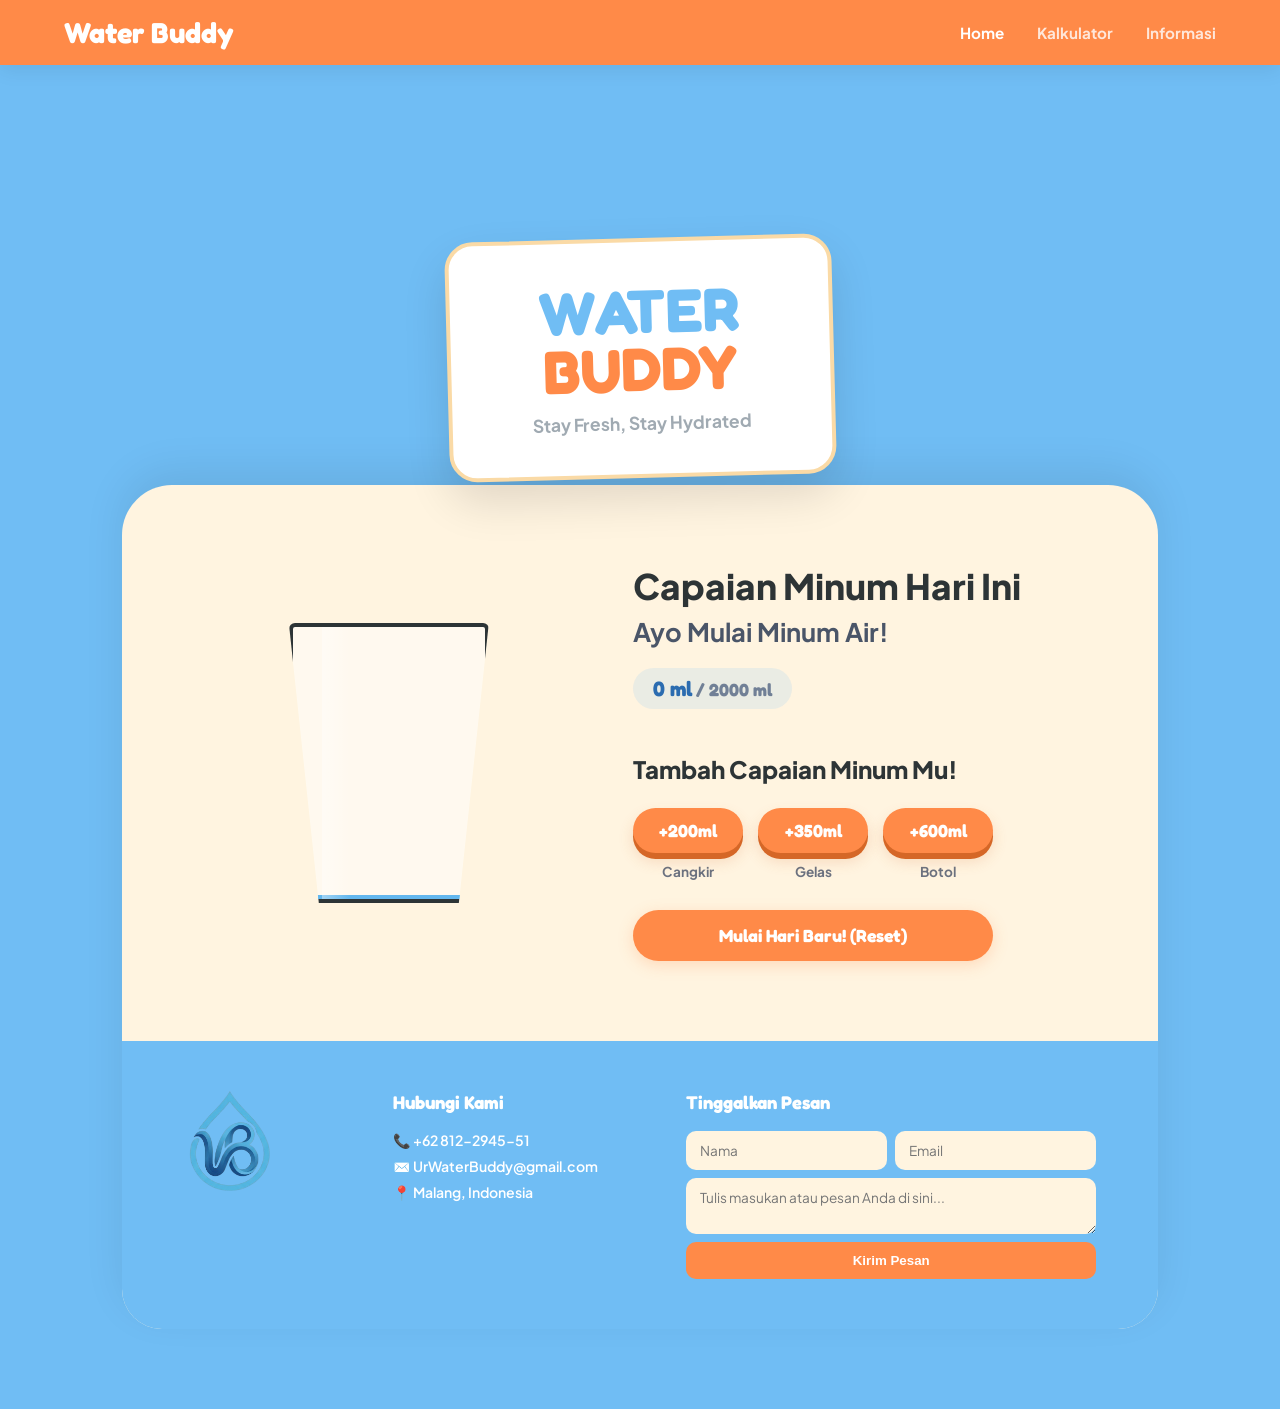
<file: index.html>
<!DOCTYPE html>
<html lang="id">
<head>
    <meta charset="UTF-8">
    <meta name="viewport" content="width=device-width, initial-scale=1.0">
    <title>Water Buddy - Track Your Hydration</title>
    <link rel="stylesheet" href="Homestyle.css">
    <link href="https://fonts.googleapis.com/css2?family=Fredoka:wght@500;700&family=Plus+Jakarta+Sans:wght@600;700;800&display=swap" rel="stylesheet">
</head>
<body>

    <header id="navbar">
        <div class="nav-container">
            <div class="logo">Water Buddy</div>
            <nav class="nav-links">
                <a href="home.html" class="active">Home</a>
                <a href="kalkulator.html">Kalkulator</a>
                <a href="informasi.html">Informasi</a>
            </nav>
        </div>
    </header>

    <div class="full-blue-canvas">

        <div class="full-blue-canvas">

        <div class="bubble-ambient-container">
            <div class="bubble"></div>
            <div class="bubble"></div>
            <div class="bubble"></div>
            <div class="bubble"></div>
            <div class="bubble"></div>
            <div class="bubble"></div>
            <div class="bubble"></div>
            <div class="bubble"></div>
        </div>

        <section class="hero-wrapper">

            <div class="hero-title-overlay">
                <div class="floating-title-card">
                    <h1>WATER<br><span class="orange-text">BUDDY</span></h1>
                    <p class="tagline">Stay Fresh, Stay Hydrated</p>
                </div>
            </div>
        </section>

        <main class="cream-layer-content">
            
            <div class="tracker-split-container">
                
                <div class="left-glass-zone">
                    <div class="glass-perspective-wrapper">
                        <div class="real-conical-glass">
                            <div class="glass-reflection"></div>
                            <div class="water-liquid-fill" id="water-fill-engine">
                                <div class="water-surface-line"></div>
                            </div>
                        </div>
                    </div>
                </div>

                <div class="right-controls-zone">
                    
                    <div class="achievement-status-box">
                        <h2 class="live-tracker-badge">Capaian Minum Hari Ini</h2>
                        <h1 id="feedback-headline">Hore ! Kamu sudah minum</h1>
                        <div class="numeric-counter">
                            <span id="current-ml-text">0 ml</span><span class="target-grey"> / 2000 ml</span>
                        </div>
                    </div>

                    <div class="buttons-control-panel">
                        <h2 class="panel-title-highlight">Tambah Capaian Minum Mu!</h2>
                        
                        <div class="pill-buttons-row">
                            <div class="control-node">
                                <button class="pill-btn" onclick="hydrateAction(200)">+200ml</button>
                                <span class="node-caption">Cangkir</span>
                            </div>
                            <div class="control-node">
                                <button class="pill-btn" onclick="hydrateAction(350)">+350ml</button>
                                <span class="node-caption">Gelas</span>
                            </div>
                            <div class="control-node">
                                <button class="pill-btn" onclick="hydrateAction(600)">+600ml</button>
                                <span class="node-caption">Botol</span>
                            </div>
                        </div>

                        <button class="master-reset-btn" onclick="resetHydrationToday()">Mulai Hari Baru! (Reset)</button>
                    </div>

                </div>

            </div>

            <footer class="embedded-footer">
                <div class="footer-grid">
                    <div class="footer-col logo-space">
                        <img src="logo.png" alt="Logo Water Buddy" class="footer-logo-img">
                    </div>
                    <div class="footer-col contact-space">
                        <h4>Hubungi Kami</h4>
                        <p>📞 +62 812-2945-51</p>
                        <p>✉️ UrWaterBuddy@gmail.com</p>
                        <p>📍 Malang, Indonesia</p>
                    </div>
                    <div class="footer-col form-space">
                        <h4>Tinggalkan Pesan</h4>
                        <form onsubmit="event.preventDefault(); alert('Pesan Anda berhasil dikirim!');">
                            <div class="twin-input-row">
                                <input type="text" placeholder="Nama" required>
                                <input type="email" placeholder="Email" required>
                            </div>
                            <textarea placeholder="Tulis masukan atau pesan Anda di sini..." rows="2" required></textarea>
                            <button type="submit" class="submit-form-btn">Kirim Pesan</button>
                        </form>
                    </div>
                </div>
            </footer>

        </main>

    </div>

    <script src="Homescript.js"></script>
</body>
</html>
</file>
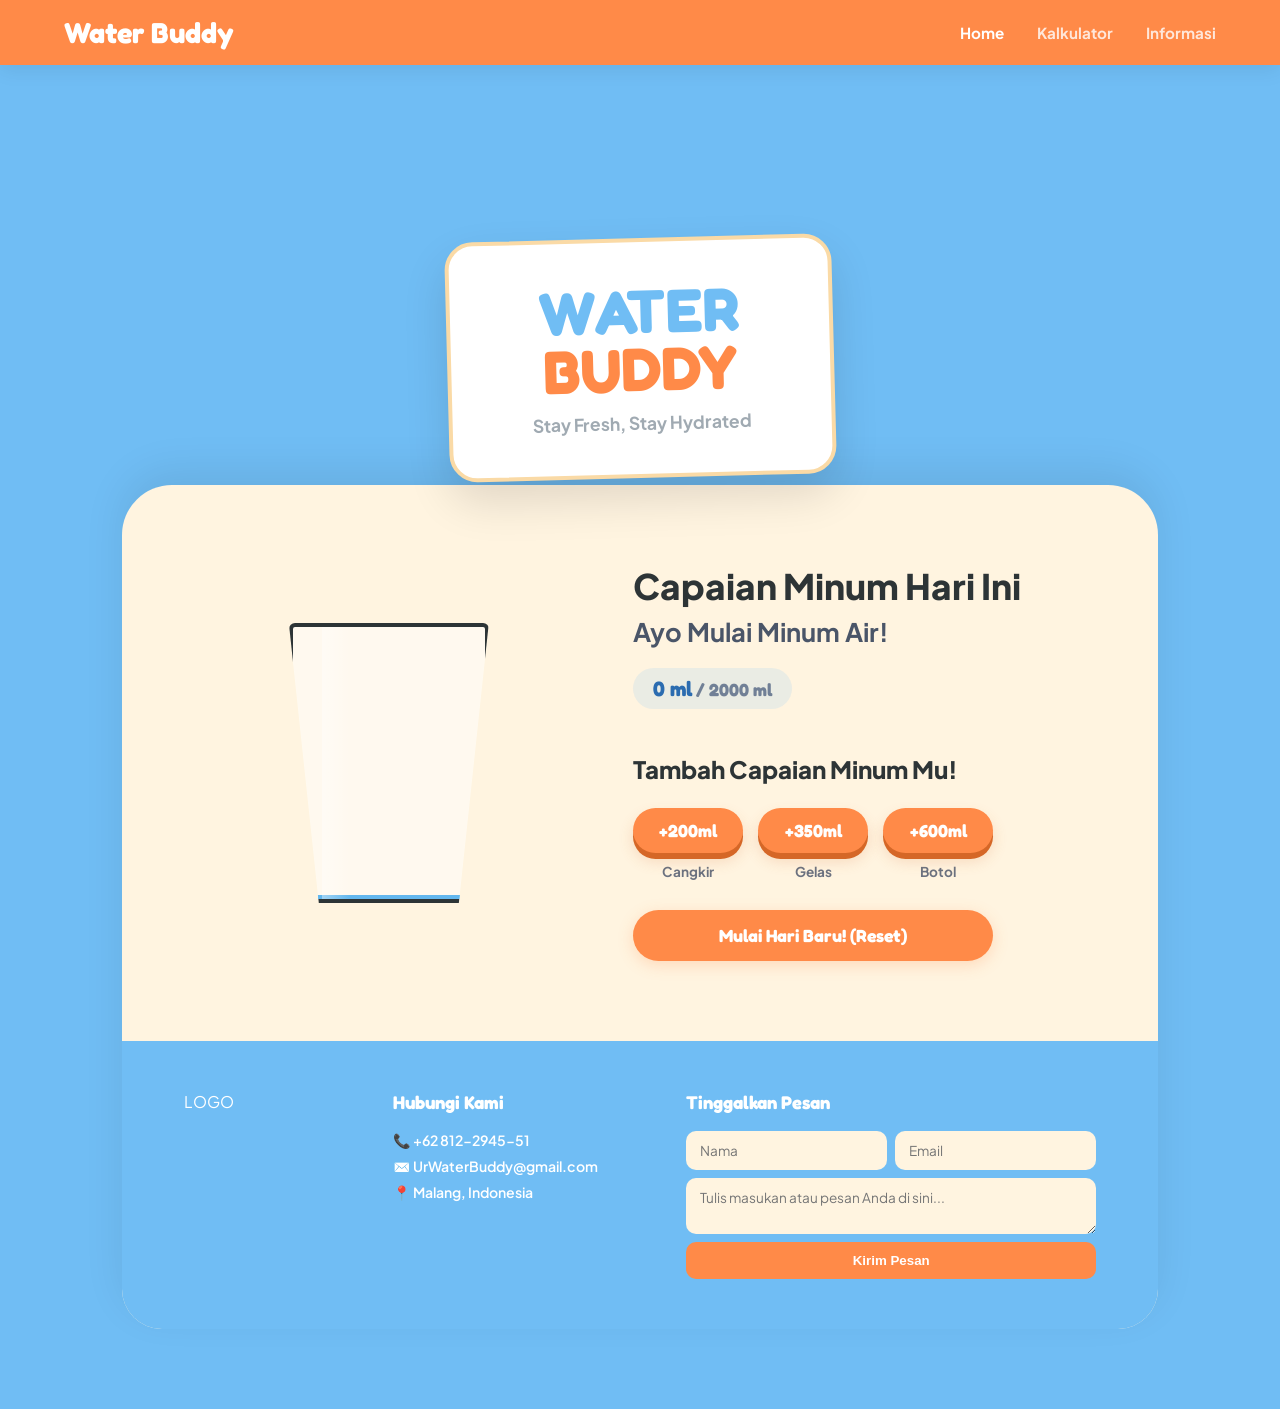
<file: home.html>
<!DOCTYPE html>
<html lang="id">
<head>
    <meta charset="UTF-8">
    <meta name="viewport" content="width=device-width, initial-scale=1.0">
    <title>Water Buddy - Track Your Hydration</title>
    <link rel="stylesheet" href="Homestyle.css">
    <link href="https://fonts.googleapis.com/css2?family=Fredoka:wght@500;700&family=Plus+Jakarta+Sans:wght@600;700;800&display=swap" rel="stylesheet">
</head>
<body>

    <header id="navbar">
        <div class="nav-container">
            <div class="logo">Water Buddy</div>
            <nav class="nav-links">
                <a href="home.html" class="active">Home</a>
                <a href="kalkulator.html">Kalkulator</a>
                <a href="informasi.html">Informasi</a>
            </nav>
        </div>
    </header>

    <div class="full-blue-canvas">

        <div class="full-blue-canvas">

        <div class="bubble-ambient-container">
            <div class="bubble"></div>
            <div class="bubble"></div>
            <div class="bubble"></div>
            <div class="bubble"></div>
            <div class="bubble"></div>
            <div class="bubble"></div>
            <div class="bubble"></div>
            <div class="bubble"></div>
        </div>

        <section class="hero-wrapper">

            <div class="hero-title-overlay">
                <div class="floating-title-card">
                    <h1>WATER<br><span class="orange-text">BUDDY</span></h1>
                    <p class="tagline">Stay Fresh, Stay Hydrated</p>
                </div>
            </div>
        </section>

        <main class="cream-layer-content">
            
            <div class="tracker-split-container">
                
                <div class="left-glass-zone">
                    <div class="glass-perspective-wrapper">
                        <div class="real-conical-glass">
                            <div class="glass-reflection"></div>
                            <div class="water-liquid-fill" id="water-fill-engine">
                                <div class="water-surface-line"></div>
                            </div>
                        </div>
                    </div>
                </div>

                <div class="right-controls-zone">
                    
                    <div class="achievement-status-box">
                        <h2 class="live-tracker-badge">Capaian Minum Hari Ini</h2>
                        <h1 id="feedback-headline">Hore ! Kamu sudah minum</h1>
                        <div class="numeric-counter">
                            <span id="current-ml-text">0 ml</span><span class="target-grey"> / 2000 ml</span>
                        </div>
                    </div>

                    <div class="buttons-control-panel">
                        <h2 class="panel-title-highlight">Tambah Capaian Minum Mu!</h2>
                        
                        <div class="pill-buttons-row">
                            <div class="control-node">
                                <button class="pill-btn" onclick="hydrateAction(200)">+200ml</button>
                                <span class="node-caption">Cangkir</span>
                            </div>
                            <div class="control-node">
                                <button class="pill-btn" onclick="hydrateAction(350)">+350ml</button>
                                <span class="node-caption">Gelas</span>
                            </div>
                            <div class="control-node">
                                <button class="pill-btn" onclick="hydrateAction(600)">+600ml</button>
                                <span class="node-caption">Botol</span>
                            </div>
                        </div>

                        <button class="master-reset-btn" onclick="resetHydrationToday()">Mulai Hari Baru! (Reset)</button>
                    </div>

                </div>

            </div>

            <footer class="embedded-footer">
                <div class="footer-grid">
                    <div class="footer-col logo-space">
                        <div class="dashed-logo-box">LOGO</div>
                    </div>
                    <div class="footer-col contact-space">
                        <h4>Hubungi Kami</h4>
                        <p>📞 +62 812-2945-51</p>
                        <p>✉️ UrWaterBuddy@gmail.com</p>
                        <p>📍 Malang, Indonesia</p>
                    </div>
                    <div class="footer-col form-space">
                        <h4>Tinggalkan Pesan</h4>
                        <form onsubmit="event.preventDefault(); alert('Pesan Anda berhasil dikirim!');">
                            <div class="twin-input-row">
                                <input type="text" placeholder="Nama" required>
                                <input type="email" placeholder="Email" required>
                            </div>
                            <textarea placeholder="Tulis masukan atau pesan Anda di sini..." rows="2" required></textarea>
                            <button type="submit" class="submit-form-btn">Kirim Pesan</button>
                        </form>
                    </div>
                </div>
            </footer>

        </main>

    </div>

    <script src="Homescript.js"></script>
</body>
</html>
</file>
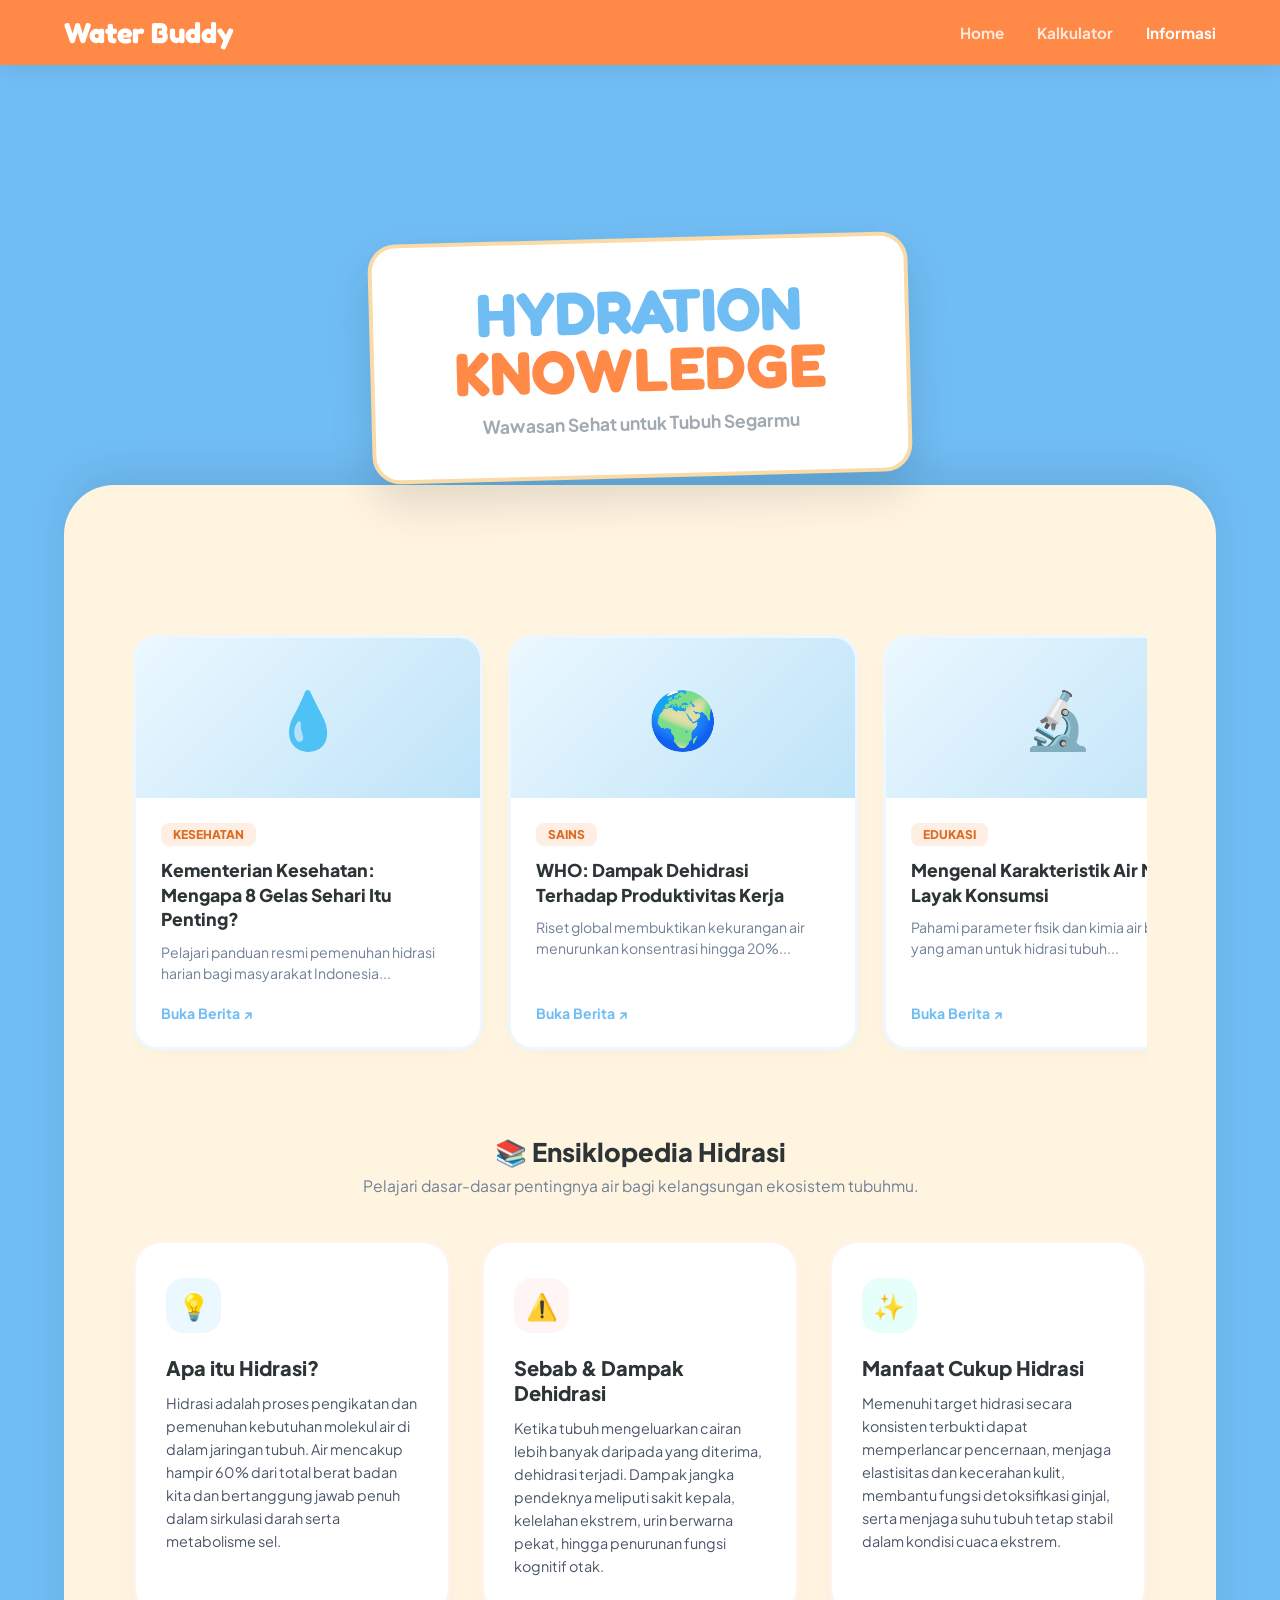
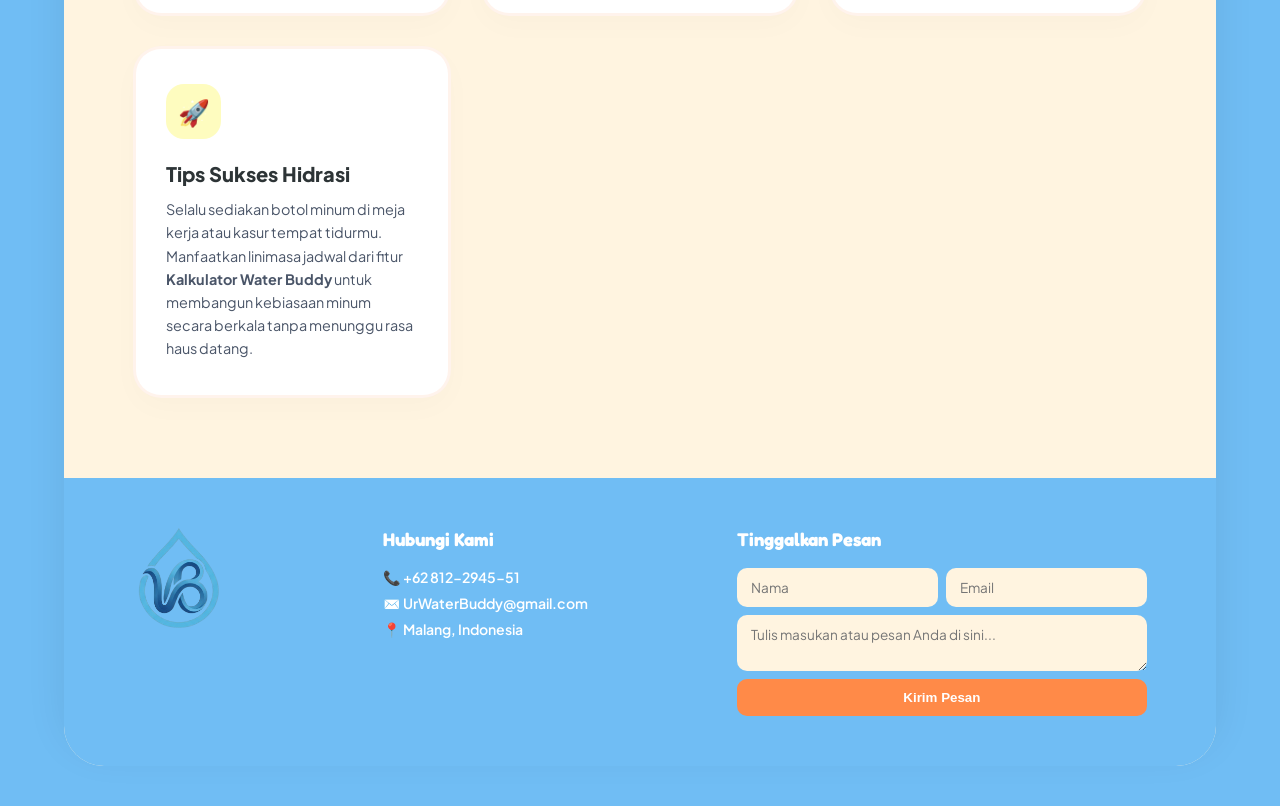
<file: informasi.html>
<!DOCTYPE html>
<html lang="id">
<head>
    <meta charset="UTF-8">
    <meta name="viewport" content="width=device-width, initial-scale=1.0">
    <title>Water Buddy - Informasi Hidrasi</title>
    <link rel="stylesheet" href="Informasistyle.css">
    <link href="https://fonts.googleapis.com/css2?family=Fredoka:wght@500;700&family=Plus+Jakarta+Sans:wght@600;700;800&display=swap" rel="stylesheet">
</head>
<body>

    <header id="navbar">
        <div class="nav-container">
            <div class="logo">Water Buddy</div>
            <nav class="nav-links">
                <a href="index.html">Home</a>
                <a href="kalkulator.html">Kalkulator</a>
                <a href="informasi.html" class="active">Informasi</a>
            </nav>
        </div>
    </header>

    <div class="full-blue-canvas">
        
        <div class="bubble-ambient-container">
            <div class="bubble"></div>
            <div class="bubble"></div>
            <div class="bubble"></div>
            <div class="bubble"></div>
            <div class="bubble"></div>
            <div class="bubble"></div>
            <div class="bubble"></div>
            <div class="bubble"></div>
        </div>

        <section class="hero-wrapper">
            <div class="hero-title-overlay">
                <div class="floating-title-card">
                    <h1>HYDRATION<br><span class="orange-text">KNOWLEDGE</span></h1>
                    <p class="tagline">Wawasan Sehat untuk Tubuh Segarmu</p>
                </div>
            </div>
        </section>

        <main class="cream-layer-content">
            
            <section class="slider-section-wrapper">
                
                <div class="news-slider-container" id="news-slider">
                    
                    <a href="https://www.kemkes.go.id" target="_blank" rel="noopener noreferrer" class="news-card">
                        <div class="card-image-placeholder">💧</div>
                        <div class="card-info-content">
                            <span class="news-tag">Kesehatan</span>
                            <h3>Kementerian Kesehatan: Mengapa 8 Gelas Sehari Itu Penting?</h3>
                            <p>Pelajari panduan resmi pemenuhan hidrasi harian bagi masyarakat Indonesia...</p>
                            <span class="read-more-lbl">Buka Berita ↗</span>
                        </div>
                    </a>

                    <a href="https://www.who.int" target="_blank" rel="noopener noreferrer" class="news-card">
                        <div class="card-image-placeholder">🌍</div>
                        <div class="card-info-content">
                            <span class="news-tag">Sains</span>
                            <h3>WHO: Dampak Dehidrasi Terhadap Produktivitas Kerja</h3>
                            <p>Riset global membuktikan kekurangan air menurunkan konsentrasi hingga 20%...</p>
                            <span class="read-more-lbl">Buka Berita ↗</span>
                        </div>
                    </a>

                    <a href="https://www.purnamalab.com" target="_blank" rel="noopener noreferrer" class="news-card">
                        <div class="card-image-placeholder">🔬</div>
                        <div class="card-info-content">
                            <span class="news-tag">Edukasi</span>
                            <h3>Mengenal Karakteristik Air Minum Layak Konsumsi</h3>
                            <p>Pahami parameter fisik dan kimia air bersih yang aman untuk hidrasi tubuh...</p>
                            <span class="read-more-lbl">Buka Berita ↗</span>
                        </div>
                    </a>

                    <a href="https://www.klikdokter.com" target="_blank" rel="noopener noreferrer" class="news-card">
                        <div class="card-image-placeholder">🏃‍♂️</div>
                        <div class="card-info-content">
                            <span class="news-tag">Olahraga</span>
                            <h3>Aturan Minum Air Saat Berolahraga Berat</h3>
                            <p>Jangan tunggu haus! Ini takaran rehidrasi terbaik sebelum dan sesudah olahraga...</p>
                            <span class="read-more-lbl">Buka Berita ↗</span>
                        </div>
                    </a>

                </div>
            </section>

            <section class="edu-grid-section-wrapper">
                <h2 class="panel-title-highlight text-center">📚 Ensiklopedia Hidrasi</h2>
                <p class="edu-subtitle text-center">Pelajari dasar-dasar pentingnya air bagi kelangsungan ekosistem tubuhmu.</p>
                
                <div class="edu-grid-container">
                    
                    <div class="edu-card animate-card">
                        <div class="edu-icon-circle">💡</div>
                        <h3>Apa itu Hidrasi?</h3>
                        <p>Hidrasi adalah proses pengikatan dan pemenuhan kebutuhan molekul air di dalam jaringan tubuh. Air mencakup hampir 60% dari total berat badan kita dan bertanggung jawab penuh dalam sirkulasi darah serta metabolisme sel.</p>
                    </div>

                    <div class="edu-card animate-card">
                        <div class="edu-icon-circle">⚠️</div>
                        <h3>Sebab & Dampak Dehidrasi</h3>
                        <p>Ketika tubuh mengeluarkan cairan lebih banyak daripada yang diterima, dehidrasi terjadi. Dampak jangka pendeknya meliputi sakit kepala, kelelahan ekstrem, urin berwarna pekat, hingga penurunan fungsi kognitif otak.</p>
                    </div>

                    <div class="edu-card animate-card">
                        <div class="edu-icon-circle">✨</div>
                        <h3>Manfaat Cukup Hidrasi</h3>
                        <p>Memenuhi target hidrasi secara konsisten terbukti dapat memperlancar pencernaan, menjaga elastisitas dan kecerahan kulit, membantu fungsi detoksifikasi ginjal, serta menjaga suhu tubuh tetap stabil dalam kondisi cuaca ekstrem.</p>
                    </div>

                    <div class="edu-card animate-card">
                        <div class="edu-icon-circle">🚀</div>
                        <h3>Tips Sukses Hidrasi</h3>
                        <p>Selalu sediakan botol minum di meja kerja atau kasur tempat tidurmu. Manfaatkan linimasa jadwal dari fitur <b>Kalkulator Water Buddy</b> untuk membangun kebiasaan minum secara berkala tanpa menunggu rasa haus datang.</p>
                    </div>

                </div>
            </section>

            <footer class="embedded-footer">
                <div class="footer-grid">
                    <div class="footer-col logo-space">
                        <img src="logo.png" alt="Logo Water Buddy" class="footer-logo-img">
                    </div>
                    <div class="footer-col contact-space">
                        <h4>Hubungi Kami</h4>
                        <p>📞 +62 812-2945-51</p>
                        <p>✉️ UrWaterBuddy@gmail.com</p>
                        <p>📍 Malang, Indonesia</p>
                    </div>
                    <div class="footer-col form-space">
                        <h4>Tinggalkan Pesan</h4>
                        <form onsubmit="event.preventDefault(); alert('Pesan Anda berhasil dikirim!');">
                            <div class="twin-input-row">
                                <input type="text" placeholder="Nama" required>
                                <input type="email" placeholder="Email" required>
                            </div>
                            <textarea placeholder="Tulis masukan atau pesan Anda di sini..." rows="2" required></textarea>
                            <button type="submit" class="submit-form-btn">Kirim Pesan</button>
                        </form>
                    </div>
                </div>
            </footer>

        </main>

    </div>

    <script src="Informasiscript.js"></script>
</body>
</html>
</file>
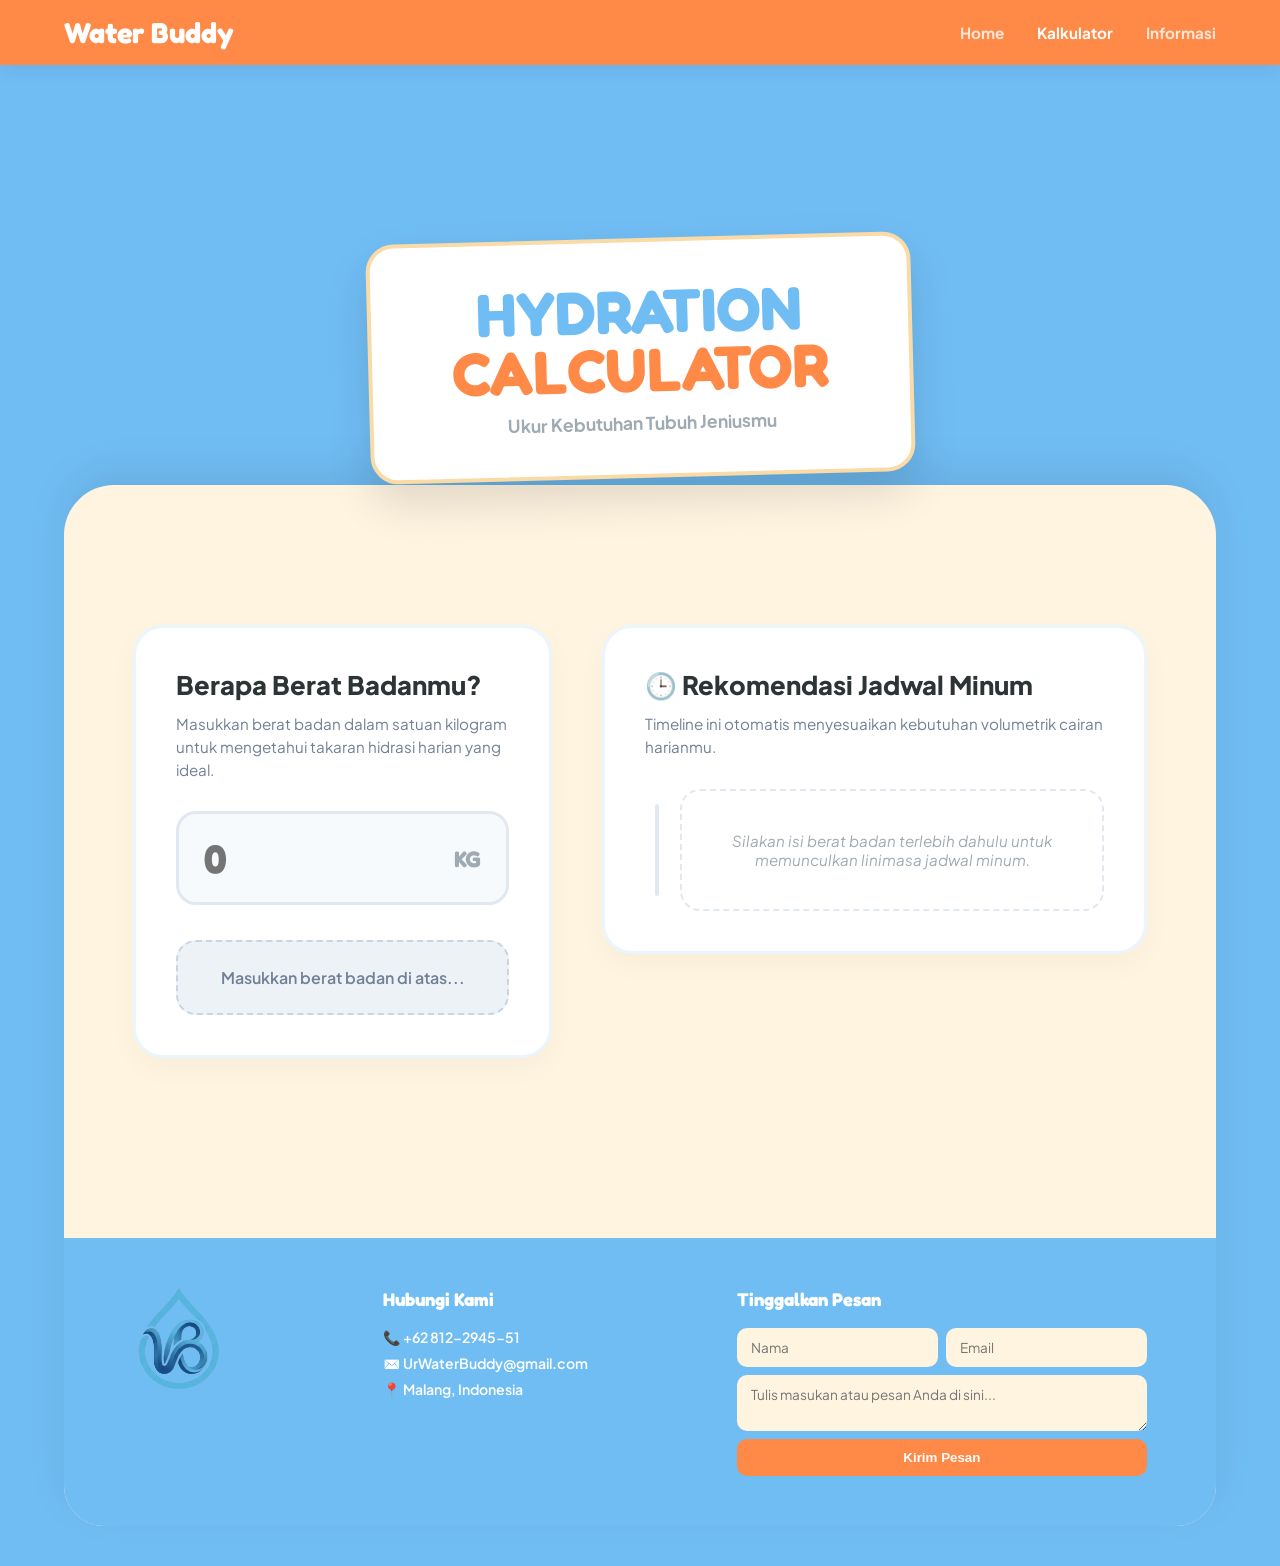
<file: kalkulator.html>
<!DOCTYPE html>
<html lang="id">
<head>
    <meta charset="UTF-8">
    <meta name="viewport" content="width=device-width, initial-scale=1.0">
    <title>Water Buddy - Kalkulator Hidrasi</title>
    <link rel="stylesheet" href="Kalkulatorstyle.css">
    <link href="https://fonts.googleapis.com/css2?family=Fredoka:wght@500;700&family=Plus+Jakarta+Sans:wght@600;700;800&display=swap" rel="stylesheet">
</head>
<body>

    <header id="navbar">
        <div class="nav-container">
            <div class="logo">Water Buddy</div>
            <nav class="nav-links">
                <a href="index.html">Home</a>
                <a href="kalkulator.html" class="active">Kalkulator</a>
                <a href="informasi.html">Informasi</a>
            </nav>
        </div>
    </header>

    <div class="full-blue-canvas">
        
        <div class="bubble-ambient-container">
            <div class="bubble"></div>
            <div class="bubble"></div>
            <div class="bubble"></div>
            <div class="bubble"></div>
            <div class="bubble"></div>
            <div class="bubble"></div>
            <div class="bubble"></div>
            <div class="bubble"></div>
        </div>

        <section class="hero-wrapper">
            <div class="hero-title-overlay">
                <div class="floating-title-card">
                    <h1>HYDRATION<br><span class="orange-text">CALCULATOR</span></h1>
                    <p class="tagline">Ukur Kebutuhan Tubuh Jeniusmu</p>
                </div>
            </div>
        </section>

        <main class="cream-layer-content">
            
            <div class="calculator-split-container">
                
                <div class="left-input-zone">
                    <div class="calc-input-card">
                        <h2 class="panel-title-highlight">Berapa Berat Badanmu?</h2>
                        <p class="input-instruction">Masukkan berat badan dalam satuan kilogram untuk mengetahui takaran hidrasi harian yang ideal.</p>
                        
                        <div class="input-wrapper">
                            <input type="number" id="weight-input" min="10" max="200" placeholder="0">
                            <span class="unit-label">KG</span>
                        </div>

                        <div class="result-display-box idled" id="result-box">
                            <span class="result-status-badge">Rekomendasi Target</span>
                            <h3 id="target-output-text">Masukkan berat badan di atas...</h3>
                        </div>
                    </div>
                </div>

                <div class="right-timeline-zone">
                    <div class="timeline-wrapper-card">
                        <h2 class="panel-title-highlight">🕒 Rekomendasi Jadwal Minum</h2>
                        <p class="timeline-instruction">Timeline ini otomatis menyesuaikan kebutuhan volumetrik cairan harianmu.</p>
                        
                        <div class="timeline-container" id="timeline-engine">
                            <div class="timeline-empty-state">
                                Silakan isi berat badan terlebih dahulu untuk memunculkan linimasa jadwal minum.
                            </div>
                        </div>
                    </div>
                </div>

            </div>

            <footer class="embedded-footer">
                <div class="footer-grid">
                    <div class="footer-col logo-space">
                        <img src="logo.png" alt="Logo Water Buddy" class="footer-logo-img">
                    </div>
                    <div class="footer-col contact-space">
                        <h4>Hubungi Kami</h4>
                        <p>📞 +62 812-2945-51</p>
                        <p>✉️ UrWaterBuddy@gmail.com</p>
                        <p>📍 Malang, Indonesia</p>
                    </div>
                    <div class="footer-col form-space">
                        <h4>Tinggalkan Pesan</h4>
                        <form onsubmit="event.preventDefault(); alert('Pesan Anda berhasil dikirim!');">
                            <div class="twin-input-row">
                                <input type="text" placeholder="Nama" required>
                                <input type="email" placeholder="Email" required>
                            </div>
                            <textarea placeholder="Tulis masukan atau pesan Anda di sini..." rows="2" required></textarea>
                            <button type="submit" class="submit-form-btn">Kirim Pesan</button>
                        </form>
                    </div>
                </div>
            </footer>

        </main>

    </div>

    <script src="Kalkulatorscript.js"></script>
</body>
</html>
</file>
<file: Homestyle.css>
* {
    margin: 0;
    padding: 0;
    box-sizing: border-box;
}

:root {
    --bg-blue: #70BDF4;
    --layer-cream: #FFF4E0;
    --orange-pop: #FF8A48;
    --water-blue: #5BC0F8;
    --text-charcoal: #2D3436;
}

body {
    background-color: var(--bg-blue);
    font-family: 'Plus Jakarta Sans', sans-serif;
    color: var(--text-charcoal);
}

/* HEADER */
#navbar {
    position: fixed;
    top: 0; left: 0; width: 100%;
    padding: 15px 0;
    z-index: 1000;
    background: var(--orange-pop); /* Warna orange dasar saat di atas */
    box-shadow: 0 4px 20px rgba(0, 0, 0, 0.08);
    transition: all 0.3s ease;
}

#navbar.scrolled {
    padding: 10px 0;
    background: rgba(255, 138, 72, 0.85); /* Orange transparan saat di-scroll */
    backdrop-filter: blur(15px);
    -webkit-backdrop-filter: blur(15px);
}

.nav-container {
    width: 90%;
    max-width: 1200px;
    margin: 0 auto;
    display: flex;
    justify-content: space-between;
    align-items: center;
}

.logo {
    font-family: 'Fredoka', sans-serif;
    font-size: 1.8rem;
    font-weight: 700;
    color: white;
}

.nav-links a {
    text-decoration: none;
    color: white;
    font-weight: 700;
    margin-left: 30px;
    font-size: 0.95rem;
    opacity: 0.8;
    transition: opacity 0.2s;
}

.nav-links a:hover, .nav-links a.active {
    opacity: 1;
}

/* MAIN */
.full-blue-canvas {
    width: 100%;
    padding: 0 5% 40px 5%;
}

.hero-wrapper {
    margin-top: 110px;
    width: 100%;
    height: 55vh;
    min-height: 380px;
    position: relative;
    border-radius: 35px;
    overflow: hidden;
}

.hero-image-box {
    width: 100%;
    height: 100%;
}

.hero-image-box img {
    width: 100%;
    height: 100%;
    object-fit: cover;
}

.hero-blur-overlay {
    position: absolute;
    top: 0; left: 0; width: 100%; height: 100%;
    background: rgba(112, 189, 244, 0.25);
}

.hero-title-overlay {
    position: absolute;
    top: 0; left: 0; width: 100%; height: 100%;
    display: flex;
    justify-content: center;
    align-items: center;
    z-index: 5;
}

.floating-title-card {
    position: relative; 
    z-index: 16; 
    
    background-color: white;
    padding: 40px 80px;
    border-radius: 28px;
    border: 4px solid #FADAA6;
    text-align: center;
    box-shadow: 0 20px 45px rgba(0, 0, 0, 0.12);
    transform: rotate(-1.5deg);
    transition: transform 0.3s ease;
}

.floating-title-card h1 {
    font-family: 'Fredoka', sans-serif;
    font-size: 3.8rem; /* Naik dari 3.2rem */
    line-height: 0.95;
    color: var(--bg-blue);
}

.floating-title-card .orange-text {
    color: var(--orange-pop);
}

.tagline {
    margin-top: 14px;
    font-weight: 700;
    color: #A0AAB2;
    font-size: 1.1rem; /* Naik dari 0.95rem */
}

/* LAYER CREAM */
.cream-layer-content {
    background-color: var(--layer-cream);
    
    margin-top: -120px; 
    
    position: relative;
    z-index: 10; 
    border-radius: 50px 50px 40px 40px; 
    box-shadow: 0 -15px 40px rgba(0, 0, 0, 0.08); 
    overflow: hidden;
}

.tracker-split-container {
    display: grid;
    grid-template-columns: 1fr 1.2fr;
    gap: 60px;
    padding: 80px 8%;
    align-items: center;
}

.left-glass-zone {
    display: flex;
    justify-content: center;
    align-items: center;
}

.glass-perspective-wrapper {
    padding: 10px;
}

.real-conical-glass {
    position: relative;
    width: 200px;
    height: 280px;
    background: rgba(255, 255, 255, 0.5);
    border: 4px solid #2D3436;
    border-radius: 6px 6px 24px 24px;
    clip-path: polygon(0% 0%, 100% 0%, 85% 100%, 15% 100%);
    overflow: hidden;
}

.glass-reflection {
    position: absolute;
    top: 0; left: 15%; width: 15%; height: 100%;
    background: linear-gradient(90deg, rgba(255,255,255,0.4) 0%, rgba(255,255,255,0) 100%);
    z-index: 5;
}

.water-liquid-fill {
    position: absolute;
    bottom: 0; left: 0; width: 100%;
    height: 0%;
    background-color: var(--water-blue);
    border-top: 4px solid #3ca5ea;
    transition: height 0.5s cubic-bezier(0.4, 0, 0.2, 1);
}

.water-surface-line {
    position: absolute;
    top: -4px; left: 0; width: 100%; height: 6px;
    background: rgba(255,255,255,0.2);
}

/* KOLOM UTAMA */
.right-controls-zone {
    display: flex;
    flex-direction: column;
    gap: 45px;
}

.achievement-status-box .live-tracker-badge {
    font-size: 2.2rem;
    font-weight: 800;
    color: var(--text-charcoal);
    line-height: 1.2;
    margin-bottom: 8px;
}

.achievement-status-box h1 {
    font-size: 1.6rem;
    font-weight: 700;
    color: #4A5568;
    margin-bottom: 20px;
}

.numeric-counter {
    font-family: 'Fredoka', sans-serif;
    font-size: 1.3rem;
    font-weight: 700;
    background: rgba(112, 189, 244, 0.15);
    display: inline-block;
    padding: 8px 20px;
    border-radius: 30px;
    color: #2B6CB0;
}

.target-grey {
    font-size: 1.1rem;
    color: #718096;
}

.panel-title-highlight {
    font-size: 1.5rem;
    font-weight: 800;
    color: var(--text-charcoal);
    margin-bottom: 24px;
}

.pill-buttons-row {
    display: flex;
    gap: 15px;
    margin-bottom: 30px;
}

.control-node {
    display: flex;
    flex-direction: column;
    align-items: center;
    flex: 1;
    max-width: 110px;
}

/* TOMBOL INTERAKTIF */
.pill-btn {
    position: relative;
    background-color: var(--orange-pop);
    color: white;
    border: none;
    font-family: 'Fredoka', sans-serif;
    font-size: 1.1rem;
    font-weight: 700;
    width: 100%;
    padding: 12px 0;
    border-radius: 25px;
    cursor: pointer;
    overflow: hidden;
    
    box-shadow: 0 6px 0px #D56727, 0 8px 15px rgba(213, 103, 39, 0.2); 
    transition: transform 0.2s cubic-bezier(0.175, 0.885, 0.32, 1.275), 
                box-shadow 0.2s ease, 
                background-color 0.2s ease;
}

.pill-btn:hover {
    transform: translateY(-4px) scale(1.06);
    background-color: #ff985d;
    box-shadow: 0 10px 0px #D56727, 0 12px 20px rgba(213, 103, 39, 0.3);
}

.pill-btn::after {
    content: '';
    position: absolute;
    top: 0; left: -150%; width: 50%; height: 100%;
    background: linear-gradient(90deg, rgba(255,255,255,0) 0%, rgba(255,255,255,0.4) 50%, rgba(255,255,255,0) 100%);
    transform: skewX(-20deg);
}

.pill-btn:hover::after {
    left: 150%;
    transition: left 0.6s ease-in-out;
}

.pill-btn:active {
    transform: translateY(4px) scale(0.98);
    box-shadow: 0 2px 0px #D56727, 0 4px 10px rgba(213, 103, 39, 0.4);
}

.node-caption {
    margin-top: 10px;
    font-size: 0.85rem;
    font-weight: 700;
    color: #6B7280;
    transition: color 0.2s ease;
}

.control-node:hover .node-caption {
    color: var(--text-charcoal);
}

/* TOMBOL RESET */
.master-reset-btn {
    background-color: var(--orange-pop);
    color: white;
    border: none;
    font-family: 'Fredoka', sans-serif;
    font-size: 1.1rem;
    font-weight: 700;
    padding: 15px 40px;
    border-radius: 30px;
    cursor: pointer;
    width: 100%;
    max-width: 360px;
    box-shadow: 0 4px 15px rgba(255, 138, 72, 0.25);
    transition: all 0.25s ease-in-out;
}

.master-reset-btn:hover {
    transform: scale(1.03);
    background-color: #e66b22;
    box-shadow: 0 8px 25px rgba(230, 107, 34, 0.45);
    letter-spacing: 0.5px;
}

.master-reset-btn:active {
    transform: scale(0.97);
    box-shadow: 0 2px 8px rgba(230, 107, 34, 0.2);
}

/* FOOTER */
.embedded-footer {
    background-color: var(--bg-blue);
    padding: 50px 6%;
    color: white;
}

.footer-grid {
    display: grid;
    grid-template-columns: 0.8fr 1.2fr 1.5fr;
    gap: 40px;
}

.footer-logo-img {
    max-width: 90px;
    height: auto;
    display: block;
}

.footer-col h4 {
    font-family: 'Fredoka', sans-serif;
    font-size: 1.15rem;
    margin-bottom: 18px;
}

.contact-space p {
    font-size: 0.88rem;
    margin-bottom: 8px;
    font-weight: 600;
}

.form-space form {
    display: flex;
    flex-direction: column;
    gap: 8px;
}

.twin-input-row {
    display: flex;
    gap: 8px;
}

.twin-input-row input {
    flex: 1;
}

.form-space input, .form-space textarea {
    padding: 11px 14px;
    border-radius: 10px;
    border: none;
    background-color: var(--layer-cream);
    font-family: 'Plus Jakarta Sans', sans-serif;
    font-size: 0.85rem;
    color: var(--text-charcoal);
}

.submit-form-btn {
    background-color: var(--orange-pop);
    color: white;
    border: none;
    padding: 11px;
    border-radius: 10px;
    font-weight: 700;
    cursor: pointer;
}

/* RESPONSIVE LAYOUT */
@media (max-width: 850px) {
    .tracker-split-container {
        grid-template-columns: 1fr;
        text-align: center;
        gap: 40px;
    }
    .achievement-status-box, .buttons-control-panel {
        text-align: center;
    }
    .pill-buttons-row {
        justify-content: center;
    }
    .footer-grid {
        grid-template-columns: 1fr;
        text-align: center;
        gap: 30px;
    }
    .floating-title-card h1 { 
        font-size: 2.8rem; 
    }
    .floating-title-card { 
        padding: 25px 45px; 
    }
    .cream-layer-content {
        margin-top: -60px; 
    }
    .dashed-logo-box { margin: 0 auto; }
    .twin-input-row { flex-direction: column; }
    .nav-links { display: none; }
    .floating-title-card h1 { font-size: 2.4rem; }
    .floating-title-card { padding: 20px 40px; }
    .achievement-status-box .live-tracker-badge { font-size: 1.8rem; }
}


.full-blue-canvas {
    position: relative;
    width: 100%;
    padding: 0 5% 40px 5%;
}

.bubble-ambient-container {
    position: absolute;
    top: 0;
    left: 0;
    width: 100%;
    height: 480px;
    pointer-events: none;
    z-index: 1;
    overflow: hidden;
}

/* Base style gelembung */
.bubble {
    position: absolute;
    top: 100%; 
    background: rgba(255, 255, 255, 0.25);
    border: 1px solid rgba(255, 255, 255, 0.45);
    border-radius: 50%;
    animation: floatUpTop 8s infinite linear;
}

.bubble::before {
    content: '';
    position: absolute;
    top: 20%; left: 20%;
    width: 25%; height: 25%;
    background: rgba(255, 255, 255, 0.4);
    border-radius: 50%;
}

/* Variasi ukuran dan delay agar natural */
.bubble:nth-child(1) { width: 35px; height: 35px; left: 8%;  animation-duration: 7s;  animation-delay: 0s; }
.bubble:nth-child(2) { width: 20px; height: 20px; left: 20%; animation-duration: 9s;  animation-delay: 2s; }
.bubble:nth-child(3) { width: 50px; height: 50px; left: 35%; animation-duration: 11s; animation-delay: 1s; }
.bubble:nth-child(4) { width: 25px; height: 25px; left: 50%; animation-duration: 8s;  animation-delay: 4s; }
.bubble:nth-child(5) { width: 40px; height: 40px; left: 68%; animation-duration: 10s; animation-delay: 1.5s; }
.bubble:nth-child(6) { width: 18px; height: 18px; left: 82%; animation-duration: 6s;  animation-delay: 5s; }
.bubble:nth-child(7) { width: 42px; height: 42px; left: 15%; animation-duration: 9s;  animation-delay: 3s; }
.bubble:nth-child(8) { width: 28px; height: 28px; left: 90%; animation-duration: 7s;  animation-delay: 6s; }

/* ANIMASI GELEMBUNG */
@keyframes floatUpTop {
    0% {
        top: 100%;
        transform: translateX(0) scale(0.8);
        opacity: 0;
    }
    15% {
        opacity: 1; 
    }
    85% {
        opacity: 1;
    }
    100% {
        top: -50px; 
        transform: translateX(25px) scale(1.1);
        opacity: 0;
    }
}

.hero-title-overlay {
    position: absolute;
    top: 0; left: 0; width: 100%; height: 100%;
    display: flex;
    justify-content: center;
    align-items: center;
    z-index: 15; 
}

.cream-layer-content {
    position: relative;
    z-index: 10;
}
</file>
<file: Informasistyle.css>
* {
    margin: 0;
    padding: 0;
    box-sizing: border-box;
}

:root {
    --bg-blue: #70BDF4;
    --layer-cream: #FFF4E0;
    --orange-pop: #FF8A48;
    --water-blue: #5BC0F8;
    --text-charcoal: #2D3436;
}

body {
    background-color: var(--bg-blue);
    font-family: 'Plus Jakarta Sans', sans-serif;
    color: var(--text-charcoal);
}

/* HEADER */
#navbar {
    position: fixed;
    top: 0; left: 0; width: 100%;
    padding: 15px 0;
    z-index: 1000;
    background: var(--orange-pop);
    box-shadow: 0 4px 20px rgba(0, 0, 0, 0.08);
    transition: all 0.3s ease;
}

#navbar.scrolled {
    padding: 10px 0;
    background: rgba(255, 138, 72, 0.85);
    backdrop-filter: blur(15px);
    -webkit-backdrop-filter: blur(15px);
}

.nav-container {
    width: 90%;
    max-width: 1200px;
    margin: 0 auto;
    display: flex;
    justify-content: space-between;
    align-items: center;
}

.logo {
    font-family: 'Fredoka', sans-serif;
    font-size: 1.8rem;
    font-weight: 700;
    color: white;
}

.nav-links a {
    text-decoration: none;
    color: white;
    font-weight: 700;
    margin-left: 30px;
    font-size: 0.95rem;
    opacity: 0.8;
    transition: opacity 0.2s;
}

.nav-links a:hover, .nav-links a.active {
    opacity: 1;
}

/* GELEMBUNG */
.full-blue-canvas {
    position: relative;
    width: 100%;
    padding: 0 5% 40px 5%;
}

.bubble-ambient-container {
    position: absolute;
    top: 0; left: 0; width: 100%; height: 480px;
    pointer-events: none;
    z-index: 1;
    overflow: hidden;
}

.bubble {
    position: absolute;
    top: 100%;
    background: rgba(255, 255, 255, 0.25);
    border: 1px solid rgba(255, 255, 255, 0.45);
    border-radius: 50%;
    animation: floatUpTop 8s infinite linear;
}

.bubble::before {
    content: '';
    position: absolute;
    top: 20%; left: 20%; width: 25%; height: 25%;
    background: rgba(255, 255, 255, 0.4);
    border-radius: 50%;
}

.bubble:nth-child(1) { width: 35px; height: 35px; left: 8%;  animation-duration: 7s;  animation-delay: 0s; }
.bubble:nth-child(2) { width: 20px; height: 20px; left: 20%; animation-duration: 9s;  animation-delay: 2s; }
.bubble:nth-child(3) { width: 50px; height: 50px; left: 35%; animation-duration: 11s; animation-delay: 1s; }
.bubble:nth-child(4) { width: 25px; height: 25px; left: 50%; animation-duration: 8s;  animation-delay: 4s; }
.bubble:nth-child(5) { width: 40px; height: 40px; left: 68%; animation-duration: 10s; animation-delay: 1.5s; }
.bubble:nth-child(6) { width: 18px; height: 18px; left: 82%; animation-duration: 6s;  animation-delay: 5s; }
.bubble:nth-child(7) { width: 42px; height: 42px; left: 15%; animation-duration: 9s;  animation-delay: 3s; }
.bubble:nth-child(8) { width: 28px; height: 28px; left: 90%; animation-duration: 7s;  animation-delay: 6s; }

@keyframes floatUpTop {
    0% { top: 100%; transform: translateX(0) scale(0.8); opacity: 0; }
    15% { opacity: 1; }
    85% { opacity: 1; }
    100% { top: -50px; transform: translateX(25px) scale(1.1); opacity: 0; }
}

/* CARD TITLE */
.hero-wrapper {
    margin-top: 110px;
    width: 100%;
    height: 55vh;
    min-height: 380px;
    position: relative;
    border-radius: 35px;
    overflow: hidden;
}

.hero-title-overlay {
    position: absolute;
    top: 0; left: 0; width: 100%; height: 100%;
    display: flex;
    justify-content: center;
    align-items: center;
    z-index: 15;
}

.floating-title-card {
    position: relative;
    z-index: 16;
    background-color: white;
    padding: 40px 80px;
    border-radius: 28px;
    border: 4px solid #FADAA6;
    text-align: center;
    box-shadow: 0 20px 45px rgba(0, 0, 0, 0.12);
    transform: rotate(-1.5deg);
}

.floating-title-card h1 {
    font-family: 'Fredoka', sans-serif;
    font-size: 3.8rem;
    line-height: 0.95;
    color: var(--bg-blue);
}

.floating-title-card .orange-text {
    color: var(--orange-pop);
}

.tagline {
    margin-top: 14px;
    font-weight: 700;
    color: #A0AAB2;
    font-size: 1.1rem;
}

/* LAYER CREAM */
.cream-layer-content {
    background-color: var(--layer-cream);
    margin-top: -120px;
    position: relative;
    z-index: 10;
    border-radius: 50px 50px 40px 40px;
    box-shadow: 0 -15px 40px rgba(0, 0, 0, 0.08);
    overflow: hidden;
}

.panel-title-highlight {
    font-size: 1.6rem;
    font-weight: 800;
    color: var(--text-charcoal);
}

/* SLIDER CARD */
.slider-section-wrapper {
    padding: 140px 6% 20px 6%; 
}

.section-header-row {
    display: flex;
    justify-content: space-between;
    align-items: center;
    margin-bottom: 25px;
}

.slider-arrows {
    display: flex;
    gap: 10px;
}

.arrow-btn {
    background: white;
    border: 2px solid #E2E8F0;
    color: var(--text-charcoal);
    width: 45px; height: 45px;
    border-radius: 50%;
    cursor: pointer;
    font-size: 1.1rem;
    font-weight: bold;
    display: flex;
    justify-content: center;
    align-items: center;
    box-shadow: 0 4px 10px rgba(0,0,0,0.04);
    transition: all 0.2s ease;
}

.arrow-btn:hover {
    background: var(--orange-pop);
    color: white;
    border-color: var(--orange-pop);
    transform: scale(1.08);
}

.news-slider-container {
    display: flex;
    gap: 25px;
    overflow-x: auto;
    padding: 10px 5px 25px 5px;
    
    scroll-snap-type: x mandatory; 
    scroll-behavior: smooth;
    
    -ms-overflow-style: none;  
    scrollbar-width: none;  
}

.news-slider-container::-webkit-scrollbar {
    display: none;
}

/* CARD BERITA */
.news-card {
    flex: 0 0 350px; 
    scroll-snap-align: start; 
    background: white;
    border-radius: 24px;
    overflow: hidden;
    text-decoration: none; 
    color: inherit;
    display: flex;
    flex-direction: column;
    border: 3px solid rgba(112, 189, 244, 0.12);
    box-shadow: 0 8px 25px rgba(0, 0, 0, 0.02);
    transition: all 0.3s cubic-bezier(0.175, 0.885, 0.32, 1.15);
}

.news-card:hover {
    transform: translateY(-8px);
    border-color: var(--bg-blue);
    box-shadow: 0 15px 35px rgba(112, 189, 244, 0.2);
}

.card-image-placeholder {
    height: 160px;
    background: linear-gradient(135deg, #EBF8FF, #BEE3F8);
    display: flex;
    justify-content: center;
    align-items: center;
    font-size: 3.5rem;
}

.card-info-content {
    padding: 25px;
    display: flex;
    flex-direction: column;
    flex-grow: 1;
}

.news-tag {
    align-self: flex-start;
    font-size: 0.75rem;
    font-weight: 800;
    background: rgba(255, 138, 72, 0.15);
    color: #DD6B20;
    padding: 4px 12px;
    border-radius: 8px;
    text-transform: uppercase;
    margin-bottom: 12px;
}

.card-info-content h3 {
    font-size: 1.1rem;
    font-weight: 800;
    line-height: 1.4;
    margin-bottom: 10px;
    color: var(--text-charcoal);
}

.card-info-content p {
    font-size: 0.88rem;
    color: #718096;
    line-height: 1.5;
    margin-bottom: 20px;
    flex-grow: 1;
}

.read-more-lbl {
    font-size: 0.88rem;
    font-weight: 700;
    color: var(--bg-blue);
    transition: color 0.2s;
}

.news-card:hover .read-more-lbl {
    color: var(--orange-pop);
}

/* CARD EDUKASI */
.edu-grid-section-wrapper {
    padding: 40px 6% 80px 6%;
}

.text-center { text-align: center; }
.edu-subtitle {
    font-size: 0.98rem;
    color: #718096;
    margin-top: 8px;
    margin-bottom: 45px;
}

.edu-grid-container {
    display: grid;
    grid-template-columns: repeat(auto-fit, minmax(260px, 1fr));
    gap: 30px;
}

.edu-card {
    background: white;
    padding: 35px 30px;
    border-radius: 28px;
    border: 3px solid rgba(255, 138, 72, 0.1);
    box-shadow: 0 10px 30px rgba(0,0,0,0.02);
    transition: all 0.3s ease;
}

.edu-card:hover {
    transform: scale(1.03);
    background: #FFFDF9;
    border-color: var(--orange-pop);
}

.edu-icon-circle {
    width: 55px; height: 55px;
    background: #FFF5F5;
    border-radius: 18px;
    font-size: 1.6rem;
    display: flex;
    justify-content: center;
    align-items: center;
    margin-bottom: 22px;
}


.edu-grid-container .edu-card:nth-child(1) .edu-icon-circle { background: #EBF8FF; }
.edu-grid-container .edu-card:nth-child(2) .edu-icon-circle { background: #FFF5F5; }
.edu-grid-container .edu-card:nth-child(3) .edu-icon-circle { background: #E6FFFA; }
.edu-grid-container .edu-card:nth-child(4) .edu-icon-circle { background: #FEFCBF; }

.edu-card h3 {
    font-size: 1.25rem;
    font-weight: 800;
    margin-bottom: 12px;
}

.edu-card p {
    font-size: 0.9rem;
    color: #4A5568;
    line-height: 1.6;
}

/* FOOTER */
.embedded-footer {
    background-color: var(--bg-blue);
    padding: 50px 6%;
    color: white;
}

.footer-grid {
    display: grid;
    grid-template-columns: 0.8fr 1.2fr 1.5fr;
    gap: 40px;
}

.footer-logo-img {
    max-width: 90px;
    height: auto;
    display: block;
}

.footer-col h4 {
    font-family: 'Fredoka', sans-serif;
    font-size: 1.15rem;
    margin-bottom: 18px;
}

.contact-space p {
    font-size: 0.88rem; margin-bottom: 8px; font-weight: 600;
}

.form-space form { display: flex; flex-direction: column; gap: 8px; }
.twin-input-row { display: flex; gap: 8px; }
.twin-input-row input { flex: 1; }

.form-space input, .form-space textarea {
    padding: 11px 14px; border-radius: 10px; border: none;
    background-color: var(--layer-cream);
    font-family: 'Plus Jakarta Sans', sans-serif;
    font-size: 0.85rem; color: var(--text-charcoal);
}

.submit-form-btn {
    background-color: var(--orange-pop); color: white; border: none;
    padding: 11px; border-radius: 10px; font-weight: 700; cursor: pointer;
}

/* RESPONSIF */
@media (max-width: 950px) {
    .news-card { flex: 0 0 290px; } /* Di layar kecil, perkecil lebar intip card */
    .footer-grid {
        grid-template-columns: 1fr;
        text-align: center;
        gap: 30px;
    }
    .dashed-logo-box { margin: 0 auto; }
    .twin-input-row { flex-direction: column; }
    .nav-links { display: none; }
    .floating-title-card h1 { font-size: 2.4rem; }
    .floating-title-card { padding: 20px 40px; }
    .cream-layer-content { margin-top: -60px; }
}
</file>
<file: Kalkulatorstyle.css>
* {
    margin: 0;
    padding: 0;
    box-sizing: border-box;
}

:root {
    --bg-blue: #70BDF4;
    --layer-cream: #FFF4E0;
    --orange-pop: #FF8A48;
    --water-blue: #5BC0F8;
    --text-charcoal: #2D3436;
}

body {
    background-color: var(--bg-blue);
    font-family: 'Plus Jakarta Sans', sans-serif;
    color: var(--text-charcoal);
}

/* HEADER */
#navbar {
    position: fixed;
    top: 0; left: 0; width: 100%;
    padding: 15px 0;
    z-index: 1000;
    background: var(--orange-pop);
    box-shadow: 0 4px 20px rgba(0, 0, 0, 0.08);
    transition: all 0.3s ease;
}

#navbar.scrolled {
    padding: 10px 0;
    background: rgba(255, 138, 72, 0.85);
    backdrop-filter: blur(15px);
    -webkit-backdrop-filter: blur(15px);
}

.nav-container {
    width: 90%;
    max-width: 1200px;
    margin: 0 auto;
    display: flex;
    justify-content: space-between;
    align-items: center;
}

.logo {
    font-family: 'Fredoka', sans-serif;
    font-size: 1.8rem;
    font-weight: 700;
    color: white;
}

.nav-links a {
    text-decoration: none;
    color: white;
    font-weight: 700;
    margin-left: 30px;
    font-size: 0.95rem;
    opacity: 0.8;
    transition: opacity 0.2s;
}

.nav-links a:hover, .nav-links a.active {
    opacity: 1;
}

/* GELEMBUNG */
.full-blue-canvas {
    position: relative;
    width: 100%;
    padding: 0 5% 40px 5%;
}

.bubble-ambient-container {
    position: absolute;
    top: 0; left: 0; width: 100%; height: 480px;
    pointer-events: none;
    z-index: 1;
    overflow: hidden;
}

.bubble {
    position: absolute;
    top: 100%;
    background: rgba(255, 255, 255, 0.25);
    border: 1px solid rgba(255, 255, 255, 0.45);
    border-radius: 50%;
    animation: floatUpTop 8s infinite linear;
}

.bubble::before {
    content: '';
    position: absolute;
    top: 20%; left: 20%; width: 25%; height: 25%;
    background: rgba(255, 255, 255, 0.4);
    border-radius: 50%;
}

.bubble:nth-child(1) { width: 35px; height: 35px; left: 8%;  animation-duration: 7s;  animation-delay: 0s; }
.bubble:nth-child(2) { width: 20px; height: 20px; left: 20%; animation-duration: 9s;  animation-delay: 2s; }
.bubble:nth-child(3) { width: 50px; height: 50px; left: 35%; animation-duration: 11s; animation-delay: 1s; }
.bubble:nth-child(4) { width: 25px; height: 25px; left: 50%; animation-duration: 8s;  animation-delay: 4s; }
.bubble:nth-child(5) { width: 40px; height: 40px; left: 68%; animation-duration: 10s; animation-delay: 1.5s; }
.bubble:nth-child(6) { width: 18px; height: 18px; left: 82%; animation-duration: 6s;  animation-delay: 5s; }
.bubble:nth-child(7) { width: 42px; height: 42px; left: 15%; animation-duration: 9s;  animation-delay: 3s; }
.bubble:nth-child(8) { width: 28px; height: 28px; left: 90%; animation-duration: 7s;  animation-delay: 6s; }

@keyframes floatUpTop {
    0% { top: 100%; transform: translateX(0) scale(0.8); opacity: 0; }
    15% { opacity: 1; }
    85% { opacity: 1; }
    100% { top: -50px; transform: translateX(25px) scale(1.1); opacity: 0; }
}

/* FLOATING TITLE */
.hero-wrapper {
    margin-top: 110px;
    width: 100%;
    height: 55vh;
    min-height: 380px;
    position: relative;
    border-radius: 35px;
    overflow: hidden;
}

.hero-title-overlay {
    position: absolute;
    top: 0; left: 0; width: 100%; height: 100%;
    display: flex;
    justify-content: center;
    align-items: center;
    z-index: 15;
}

.floating-title-card {
    position: relative;
    z-index: 16;
    background-color: white;
    padding: 40px 80px;
    border-radius: 28px;
    border: 4px solid #FADAA6;
    text-align: center;
    box-shadow: 0 20px 45px rgba(0, 0, 0, 0.12);
    transform: rotate(-1.5deg);
}

.floating-title-card h1 {
    font-family: 'Fredoka', sans-serif;
    font-size: 3.8rem;
    line-height: 0.95;
    color: var(--bg-blue);
}

.floating-title-card .orange-text {
    color: var(--orange-pop);
}

.tagline {
    margin-top: 14px;
    font-weight: 700;
    color: #A0AAB2;
    font-size: 1.1rem;
}

/* LAYER CREAM */
.cream-layer-content {
    background-color: var(--layer-cream);
    margin-top: -120px;
    position: relative;
    z-index: 10;
    border-radius: 50px 50px 40px 40px;
    box-shadow: 0 -15px 40px rgba(0, 0, 0, 0.08);
    overflow: hidden;
}

.calculator-split-container {
    display: grid;
    grid-template-columns: 1fr 1.3fr;
    gap: 50px;
    padding: 140px 6%;
    align-items: start;
}

.panel-title-highlight {
    font-size: 1.6rem;
    font-weight: 800;
    color: var(--text-charcoal);
    margin-bottom: 12px;
}

/* FORM INPUT BB */
.calc-input-card {
    background: white;
    padding: 40px;
    border-radius: 30px;
    box-shadow: 0 10px 30px rgba(0,0,0,0.03);
    border: 3px solid rgba(112, 189, 244, 0.15);
}

.input-instruction, .timeline-instruction {
    font-size: 0.95rem;
    color: #718096;
    line-height: 1.5;
    margin-bottom: 30px;
}

.input-wrapper {
    display: flex;
    align-items: center;
    background: #F7FAFC;
    border: 3px solid #E2E8F0;
    border-radius: 20px;
    padding: 5px 25px;
    margin-bottom: 35px;
    transition: all 0.3s ease;
}

.input-wrapper:focus-within {
    border-color: var(--bg-blue);
    background: white;
    box-shadow: 0 0 0 5px rgba(112, 189, 244, 0.2);
}

.input-wrapper input {
    width: 100%;
    border: none;
    background: transparent;
    padding: 15px 0;
    font-family: 'Fredoka', sans-serif;
    font-size: 2.5rem;
    font-weight: 700;
    color: var(--text-charcoal);
    outline: none;
}

.input-wrapper input::-webkit-outer-spin-button,
.input-wrapper input::-webkit-inner-spin-button {
    -webkit-appearance: none;
    margin: 0;
}

.unit-label {
    font-family: 'Fredoka', sans-serif;
    font-size: 1.4rem;
    font-weight: 700;
    color: #A0AAB2;
}

/* HASIL HITUNG */
.result-display-box {
    position: relative;
    padding: 25px;
    border-radius: 20px;
    text-align: center;
    transition: all 0.4s cubic-bezier(0.175, 0.885, 0.32, 1.275);
}

.result-display-box.idled {
    background: #EDF2F7;
    border: 2px dashed #CBD5E0;
}
.result-display-box.idled h3 {
    font-size: 1rem;
    color: #718096;
    font-weight: 600;
}
.result-display-box.idled .result-status-badge { display: none; }

.result-display-box.calculated {
    background: rgba(112, 189, 244, 0.15);
    border: 3px solid var(--bg-blue);
    transform: scale(1.02);
}
.result-display-box.calculated h3 {
    font-family: 'Fredoka', sans-serif;
    font-size: 1.4rem;
    color: #2B6CB0;
    font-weight: 700;
    margin-top: 5px;
}

.result-status-badge {
    font-size: 0.75rem;
    font-weight: 800;
    text-transform: uppercase;
    background: var(--bg-blue);
    color: white;
    padding: 4px 12px;
    border-radius: 10px;
    letter-spacing: 0.5px;
}

/* TIMELINE */
.timeline-wrapper-card {
    background: white;
    padding: 40px;
    border-radius: 30px;
    box-shadow: 0 10px 30px rgba(0,0,0,0.03);
    border: 3px solid rgba(112, 189, 244, 0.15);
}

.timeline-empty-state {
    text-align: center;
    padding: 40px 20px;
    color: #A0AAB2;
    font-style: italic;
    font-size: 0.95rem;
    border: 2px dashed #E2E8F0;
    border-radius: 20px;
}

.timeline-container {
    position: relative;
    padding-left: 35px;
    margin-top: 10px;
}

.timeline-container::before {
    content: '';
    position: absolute;
    top: 15px; left: 10px;
    width: 4px; height: calc(100% - 30px);
    background: #E2E8F0;
    border-radius: 2px;
}

/* Blok baris item timeline */
.timeline-item {
    position: relative;
    display: flex;
    justify-content: space-between;
    align-items: center;
    background: #F7FAFC;
    padding: 18px 25px;
    border-radius: 18px;
    margin-bottom: 16px;
    border: 2px solid #EDF2F7;
    transition: all 0.3s ease;
}

.timeline-item::before {
    content: '';
    position: absolute;
    top: 50%; left: -30px;
    transform: translateY(-50%);
    width: 14px; height: 14px;
    background: white;
    border: 4px solid #CBD5E0;
    border-radius: 50%;
    z-index: 2;
    transition: all 0.3s ease;
}

.time-badge {
    font-family: 'Fredoka', sans-serif;
    font-size: 1rem;
    font-weight: 700;
    color: var(--orange-pop);
    margin-bottom: 3px;
    display: block;
}

.task-desc {
    font-size: 0.95rem;
    font-weight: 700;
    color: var(--text-charcoal);
}

/* CHECK LIST */
.checklist-box input[type="checkbox"] {
    appearance: none;
    -webkit-appearance: none;
    width: 28px; height: 28px;
    border: 3px solid #CBD5E0;
    border-radius: 8px;
    cursor: pointer;
    display: flex;
    justify-content: center;
    align-items: center;
    background: white;
    transition: all 0.2s ease;
}

.checklist-box input[type="checkbox"]:hover {
    border-color: var(--water-blue);
    background: rgba(91, 192, 248, 0.05);
}

.checklist-box input[type="checkbox"]:checked {
    background-color: var(--water-blue);
    border-color: var(--water-blue);
}

.checklist-box input[type="checkbox"]:checked::before {
    content: '✓';
    color: white;
    font-size: 1.1rem;
    font-weight: 900;
}

.timeline-item.done-state {
    background: #EDF2F7;
    border-color: #E2E8F0;
    opacity: 0.7;
}

.timeline-item.done-state::before {
    background: var(--water-blue);
    border-color: var(--water-blue);
}

.timeline-item.done-state .task-desc {
    text-decoration: line-through;
    color: #A0AAB2;
}

/* FOOTER */
.embedded-footer {
    background-color: var(--bg-blue);
    padding: 50px 6%;
    color: white;
    margin-top: 40px;
}

.footer-grid {
    display: grid;
    grid-template-columns: 0.8fr 1.2fr 1.5fr;
    gap: 40px;
}

.footer-logo-img {
    max-width: 90px;
    height: auto;
    display: block;
}

.footer-col h4 {
    font-family: 'Fredoka', sans-serif;
    font-size: 1.15rem;
    margin-bottom: 18px;
}

.contact-space p {
    font-size: 0.88rem; margin-bottom: 8px; font-weight: 600;
}

.form-space form { display: flex; flex-direction: column; gap: 8px; }
.twin-input-row { display: flex; gap: 8px; }
.twin-input-row input { flex: 1; }

.form-space input, .form-space textarea {
    padding: 11px 14px; border-radius: 10px; border: none;
    background-color: var(--layer-cream);
    font-family: 'Plus Jakarta Sans', sans-serif;
    font-size: 0.85rem; color: var(--text-charcoal);
}

.submit-form-btn {
    background-color: var(--orange-pop); color: white; border: none;
    padding: 11px; border-radius: 10px; font-weight: 700; cursor: pointer;
}

/* RESPONSIF */
@media (max-width: 950px) {
    .calculator-split-container {
        grid-template-columns: 1fr;
        gap: 35px;
        padding: 60px 4%;
    }
    .footer-grid {
        grid-template-columns: 1fr;
        text-align: center;
        gap: 30px;
    }
    .dashed-logo-box { margin: 0 auto; }
    .twin-input-row { flex-direction: column; }
    .nav-links { display: none; }
    .floating-title-card h1 { font-size: 2.4rem; }
    .floating-title-card { padding: 20px 40px; }
    .cream-layer-content { margin-top: -60px; }
}
</file>
